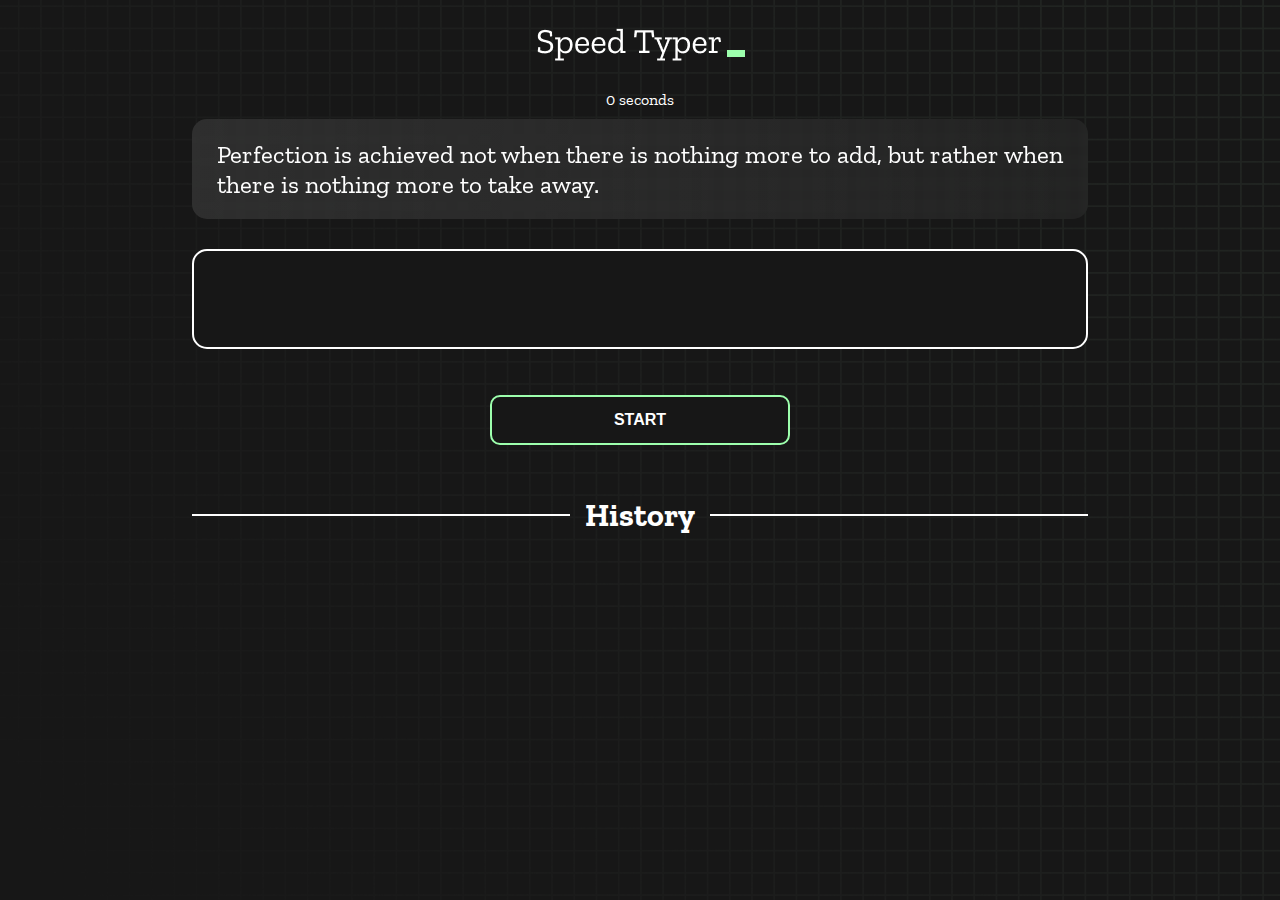
<file: index.html>
<!DOCTYPE html>
<html lang="en">
  <head>
    <meta charset="UTF-8" />
    <meta http-equiv="X-UA-Compatible" content="IE=edge" />
    <meta name="viewport" content="width=device-width, initial-scale=1.0" />
    <title>Typing Monster</title>
    <link rel="stylesheet" href="styles.css" />
    <link rel="preconnect" href="https://fonts.googleapis.com" />
    <link rel="preconnect" href="https://fonts.gstatic.com" crossorigin />
    <link
      href="https://fonts.googleapis.com/css2?family=Zilla+Slab:wght@300;400;500&display=swap"
      rel="stylesheet"
    />
  </head>
  <body>
    <h1 class="title"><img src="./logo.png" /></h1>
    <div id="show-time">0 seconds</div>

    <div class="box-container">
      <div id="question"></div>

      <div id="display" class="inactive"></div>

      <div class="buttons">
        <button id="start">START</button>
      </div>

      <div class="divider-container">
        <div class="line"></div>
        <h1 class="title2">History</h1>
        <div class="line"></div>
      </div>
      <div id="histories"></div>
    </div>

    <div id="countdown"></div>
    <div id="modal-background" class="hidden"></div>
    <div id="result" class="hidden"></div>

    <script src="./history.js"></script>
    <script src="./script.js"></script>
  </body>
</html>
</file>
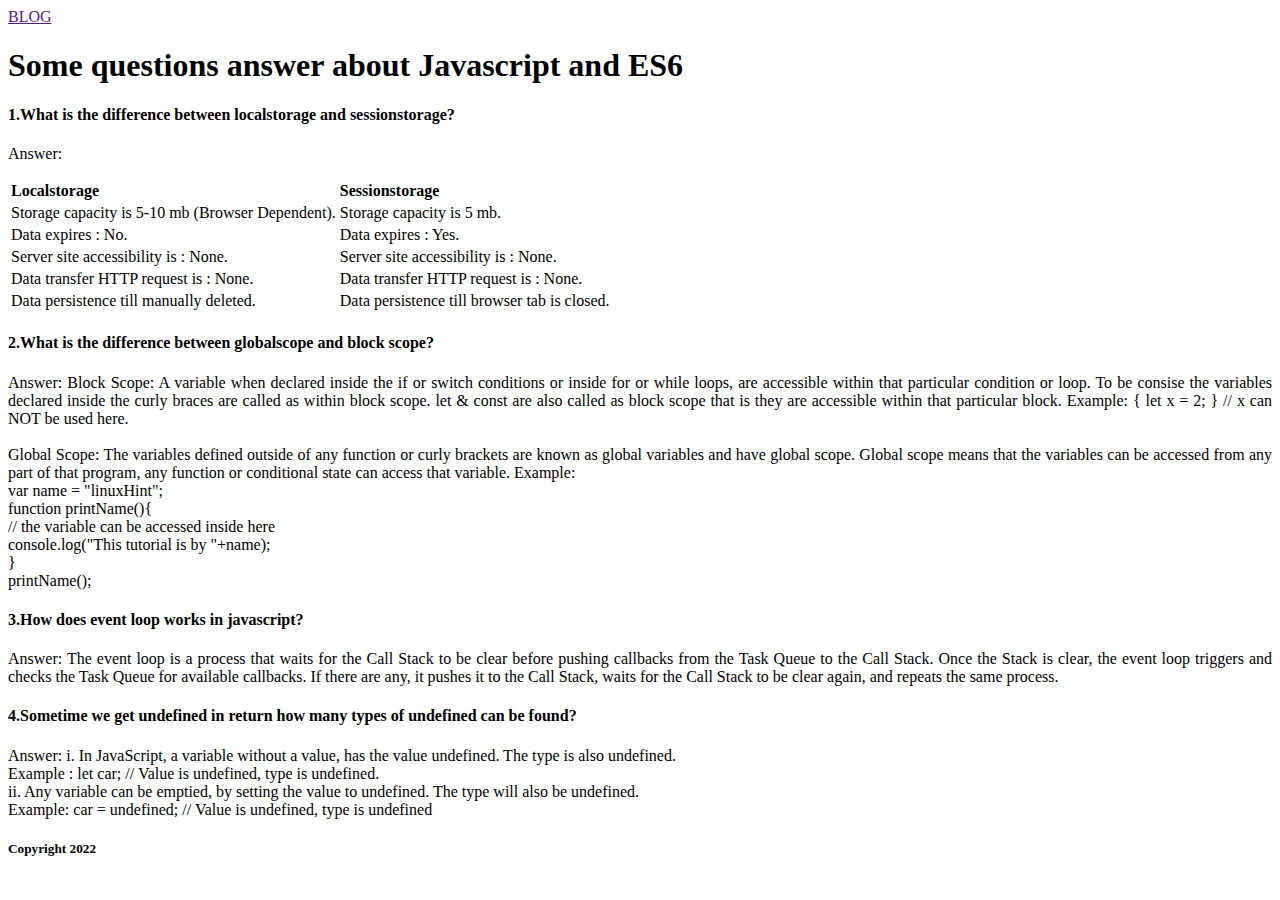
<file: blog.html>
<!DOCTYPE html>
<html lang="en">

<head>
    <meta charset="UTF-8">
    <meta http-equiv="X-UA-Compatible" content="IE=edge">
    <meta name="viewport" content="width=device-width, initial-scale=1.0">
    <title>Blog</title>
    <link href="https://cdn.jsdelivr.net/npm/bootstrap@5.2.0/dist/css/bootstrap.min.css" rel="stylesheet"
        integrity="sha384-gH2yIJqKdNHPEq0n4Mqa/HGKIhSkIHeL5AyhkYV8i59U5AR6csBvApHHNl/vI1Bx" crossorigin="anonymous">
</head>

<body class="container-fluid bg-light text-secondary">
    <header class="container-fluid bg-light ">
        <!-- navbar section start -->
            <div class="container-fluid text-center">
                <a class="navbar-brand-name navbar-brand fw-bold text-secondary" href=""><span class="text-primary">BLOG</span></a>
            </div>
                
        <!-- navbar section end -->
    </header>
    <main>
        <header class="text-center mt-5 border-bottom">
            <h1>Some questions answer about Javascript and ES6</h1>
        </header>
        <section class="container-fluid mt-4 text-center mb-4">
            <div class="text-secondary" style=" text-align: justify;">
                <h4 class="fw-bold">1.What is the difference between localstorage and sessionstorage?</h4>

                <p class="fs-5"><span class="text-primary">Answer:</span>
                    <table class="table table-bordered border-primary">
                        <thead>
                            <tr class="text-secondary text-center">
                              <th scope="col">Localstorage</th>
                              <th scope="col">Sessionstorage</th>
                            </tr>
                            <tbody class="text-secondary fs-5">
                                <tr>
                                    <td>Storage capacity is 5-10 mb (Browser Dependent).</td>
                                    <td>Storage capacity is 5 mb.</td>
                                </tr>
                                <tr>
                                    <td>Data expires : No.</td>
                                    <td>Data expires : Yes.</td>
                                </tr>
                                <tr>
                                    <td>Server site accessibility is : None.</td>
                                    <td>Server site accessibility is : None.</td>
                                </tr>
                                <tr>
                                    <td>Data transfer HTTP request is : None.</td>
                                    <td>Data transfer HTTP request is : None.</td>
                                </tr>
                                <tr>
                                    <td>Data persistence till manually deleted.</td>
                                    <td>Data persistence till browser tab is closed.</td>
                                </tr>
                            </tbody>
                          </thead>
                    </table>
                </p>



                <h4 class="mt-5 fw-bold">2.What is the difference between globalscope and block scope?</h4>

                <p class="fs-5"><span class="text-primary">Answer:</span> <span class="text-decoration-underline">Block Scope:</span> A variable when declared inside the if or switch conditions or inside for or while loops, are accessible within that particular condition or loop. To be consise the variables declared inside the curly braces are called as within block scope. let & const are also called as block scope that is they are accessible within that particular block. Example:
                  {
                    let x = 2;
                  }
                  // x can NOT be used here.<br><br><span class="text-decoration-underline">Global Scope:</span> The variables defined outside of any function or curly brackets are known as global variables and have global scope. Global scope means that the variables can be accessed from any part of that program, any function or conditional state can access that variable. Example: <br>var name = "linuxHint";<br>

                  function printName(){<br>
                  // the variable can be accessed inside here<br>
                  console.log("This tutorial is by "+name);<br>
                  }<br>
                  
                  printName();
                
                </p>



                <h4 class="mt-5 fw-bold">3.How does event loop works in javascript?</h4>

                <p class="fs-5"><span class="text-primary">Answer:</span> The event loop is a process that waits for the Call Stack to be clear before pushing callbacks from the Task Queue to the Call Stack. Once the Stack is clear, the event loop triggers and checks the Task Queue for available callbacks. If there are any, it pushes it to the Call Stack, waits for the Call Stack to be clear again, and repeats the same process.
                </p>


                <h4 class="mt-5 fw-bold">4.Sometime we get undefined in return how many types of undefined can be found?</h4>

                <p class="fs-5"><span class="text-primary">Answer:</span> 
                    i. In JavaScript, a variable without a value, has the value undefined. The type is also undefined.<br> Example :
                    let car; // Value is undefined, type is undefined. <br> ii. Any variable can be emptied, by setting the value to undefined. The type will also be undefined. <br>
                    Example: car = undefined; // Value is undefined, type is undefined
                </p>
            </div>
        </section>
    </main>

     <!-- footer  -->
     <footer class="bottom-0 mt-4">
        <h5 class="text-secondary text-center fw-bolder">Copyright 2022</h5>
    </footer>

    <script src="https://cdn.jsdelivr.net/npm/bootstrap@5.2.0/dist/js/bootstrap.bundle.min.js"
        integrity="sha384-A3rJD856KowSb7dwlZdYEkO39Gagi7vIsF0jrRAoQmDKKtQBHUuLZ9AsSv4jD4Xa"
        crossorigin="anonymous"></script>
</body>

</html>
</file>
<file: styles.css>
* {
  padding: 0;
  margin: 0;
  box-sizing: border-box;
}

body {
  background-image: url("./bg.png");
  background-size: cover;
  background-position: left top;
  font-family: "Zilla Slab", serif;
}

.box-container {
  width: 70%;
  margin: 0 auto;
}

#question {
  height: 100px;
  padding-left: 1em;
  display: flex;
  align-items: center;
  justify-content: center;
  color: white;
  font-size: 25px;
  border-radius: 15px;
  background: rgb(255, 255, 255);
  background: linear-gradient(
    92.49deg,
    rgba(255, 255, 255, 0.1) 0.18%,
    rgba(255, 255, 255, 0.05) 99.85%
  );
  backdrop-filter: blur(5px);
  margin-bottom: 30px;
}

#display {
  height: 100px;
  display: flex;
  flex-wrap: wrap;
  align-items: center;
  padding-left: 1rem;
  color: white;
  font-size: 32px;
  background-color: #171717;
  border: 2px solid #9dffad;
  border-radius: 15px;
}

#countdown {
  position: fixed;
  height: 100vh;
  width: 100vw;
  background-color: rgba(0, 0, 0, 0.8);
  top: 0;
  left: 0;
  display: flex;
  align-items: center;
  justify-content: center;
  font-size: 3rem;
  color: white;
  display: none;
}
#result {
  position: absolute;
  top: 50%; 
  left: 50%;
  transform: translate(-50%, -50%);
  height: 250px;
  width: 400px;
  background-color: #171717;
  border-radius: 15px;
  border: 2px solid #9dffad;
  color: white;
  text-align: center;
  padding: 2rem;
}
#show-time{
  text-align: center;
  color: white;
  margin: 10px 0;
}

.green {
  color: #9dffad;
}
.red {
  color: #eb6565;
}
.bold {
  font-weight: 700;
}
.inactive {
  border: 2px solid white !important;
}
.hidden {
  display: none;
}
.title {
  text-align: center;
  color: white;
  margin: 20px 0;
}

.divider-container {
  height: 80px;
  display: flex;
  justify-content: center;
  align-items: center;
  gap: 15px;
  margin: 0 auto;
}

.line {
  height: 2px;
  background: white;
  width: 100%;
}

.title2 {
  color: white;
  display: block;
}

.buttons {
  display: flex;
  justify-content: center;
  margin: 30px 0;
}
button {
  padding: 10px 20px;
  border: none;
  font-size: 16px;
  font-weight: bold;
  width: 300px;
  height: 50px;
  color: white;
  background-color: #171717;
  border-radius: 10px;
  border: 2px solid #9dffad;
  cursor: pointer;
  margin-top: 1rem;
}

#histories {
  display: flex;
  flex-wrap: wrap;
  justify-content: space-around;
}

.card {
  width: 100%;
  height: 100%;
  padding: 50px;
  display: flex;
  justify-content: space-between;
  align-items: center;
  padding: 20px 30px;
  color: white;
  border-radius: 15px;
  background: rgb(255, 255, 255);
  background: linear-gradient(
    92.49deg,
    rgba(255, 255, 255, 0.1) 0.18%,
    rgba(255, 255, 255, 0.05) 99.85%
  );
  backdrop-filter: blur(5px);
  margin-bottom: 30px;
}

#modal-background {
  background: rgb(255, 255, 255);
  background: linear-gradient(
    92.49deg,
    rgba(255, 255, 255, 0.1) 0.18%,
    rgba(255, 255, 255, 0.05) 99.85%
  );
  backdrop-filter: blur(5px);
  height: 100vh;
  width: 100%;
  position: fixed;
  top: 0;
}

/* query for small devices */
@media only screen and (max-width: 576px) {
  .box-container {
    /* text-align: center; */
    padding: 0 20px;
    width: 100%;
  }
  .card {
    flex-direction: column;
    align-items: flex-start;
  } 
  .card p {
    padding: 10px 0 1px 0;
  }
}

/* query for large devices */
@media only screen and (min-width: 577px) and (max-width: 1380px) {
  #histories {
    display: grid;
    grid-template-columns: repeat(3, 1fr);
    grid-gap: 1rem;  
  }
  .card {
    flex-direction: column;
    align-items: flex-start;
    justify-content: space-evenly;
  } 
  
}
</file>
